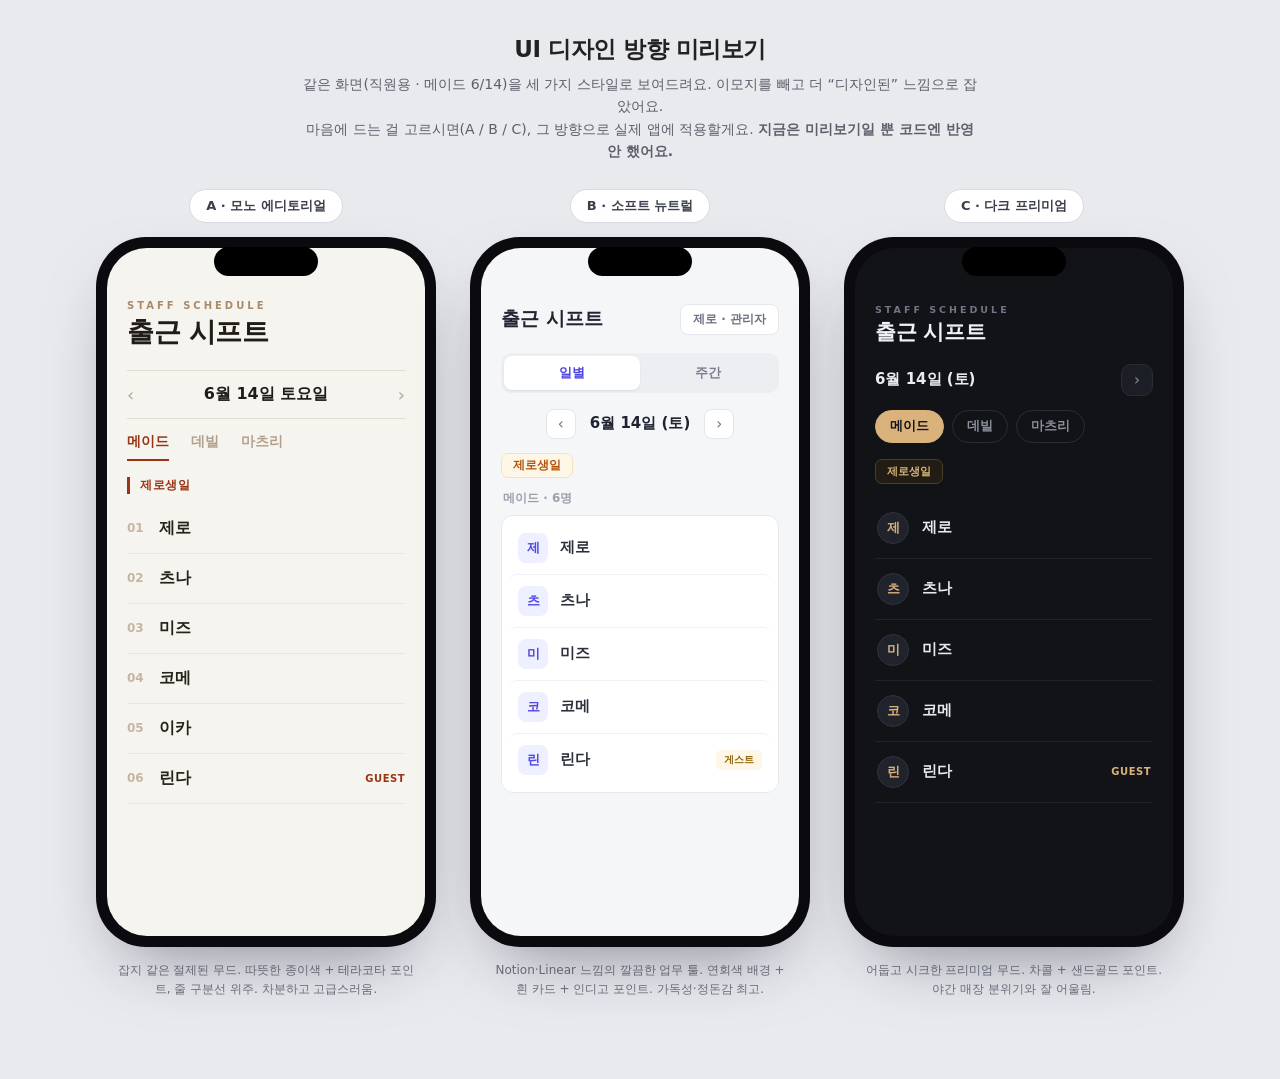
<file: design-preview.html>
<!DOCTYPE html>
<html lang="ko">
<head>
<meta charset="UTF-8" />
<meta name="viewport" content="width=device-width, initial-scale=1.0, viewport-fit=cover" />
<title>디자인 미리보기 · 출근 시프트</title>
<style>
*{margin:0;padding:0;box-sizing:border-box}
body{font-family:'Apple SD Gothic Neo','Pretendard','Noto Sans KR',-apple-system,system-ui,sans-serif;
  background:#e9eaee;color:#222;padding:34px 16px 80px;display:flex;flex-direction:column;align-items:center;gap:8px}
.lead{text-align:center;max-width:680px;margin-bottom:18px}
.lead h1{font-size:23px;font-weight:800;letter-spacing:-.5px}
.lead p{font-size:14px;color:#5b606b;margin-top:8px;line-height:1.6}
.row{display:flex;gap:34px;flex-wrap:wrap;justify-content:center;align-items:flex-start}
.col{display:flex;flex-direction:column;align-items:center;gap:14px}
.tag{font-size:13px;font-weight:800;color:#3a3f4a;background:#fff;border:1px solid #d7dae0;padding:7px 16px;border-radius:99px}
.desc{font-size:12px;color:#6b7280;max-width:300px;text-align:center;line-height:1.6}

/* phone frame */
.phone{position:relative;width:340px;height:710px;background:#0b0b0f;border-radius:50px;padding:11px;
  box-shadow:0 30px 70px -30px rgba(30,30,50,.55)}
.screen{position:relative;width:100%;height:100%;border-radius:40px;overflow:hidden}
.island{position:absolute;top:10px;left:50%;transform:translateX(-50%);width:104px;height:29px;background:#000;border-radius:99px;z-index:30}
.app{width:100%;height:100%;overflow:hidden;display:flex;flex-direction:column}
.statusbar{height:46px;flex-shrink:0}
.body{flex:1;overflow:hidden;padding:0 20px}

/* ============ A · 모노 에디토리얼 ============ */
.A{background:#f6f4ef}
.A .body{padding-top:6px}
.A .kick{font-size:10px;font-weight:800;letter-spacing:3px;color:#a98b6a;text-transform:uppercase}
.A .h{font-size:27px;font-weight:800;color:#211c17;letter-spacing:-.5px;margin-top:3px}
.A .datebar{display:flex;align-items:center;justify-content:space-between;margin:20px 0 14px;
  padding:13px 0;border-top:1px solid #e2dcd2;border-bottom:1px solid #e2dcd2}
.A .datebar .d{font-size:16px;font-weight:800;color:#211c17}
.A .datebar .nav{font-size:18px;color:#b3a591}
.A .tabs{display:flex;gap:22px;margin-bottom:6px}
.A .tabs span{font-size:14px;font-weight:700;color:#b3a08c;padding-bottom:8px}
.A .tabs span.on{color:#9a3412;border-bottom:2px solid #9a3412}
.A .evt{margin:16px 0 4px;font-size:12px;font-weight:800;color:#9a3412;letter-spacing:.5px;
  border-left:3px solid #9a3412;padding-left:10px;text-transform:uppercase}
.A .list{margin-top:10px}
.A .it{display:flex;align-items:center;gap:14px;padding:14px 0;border-bottom:1px solid #ece6da}
.A .it .no{font-size:12px;font-weight:700;color:#c4b6a2;width:18px}
.A .it .nm{font-size:16px;font-weight:600;color:#26211b;flex:1}
.A .it .gt{font-size:10px;font-weight:800;color:#9a3412;letter-spacing:.5px}

/* ============ B · 소프트 뉴트럴 ============ */
.B{background:#f5f6f8}
.B .body{padding-top:10px}
.B .top{display:flex;align-items:center;justify-content:space-between;margin-bottom:18px}
.B .h{font-size:19px;font-weight:800;color:#1f2430}
.B .who{font-size:12px;font-weight:700;color:#6b7280;background:#fff;border:1px solid #e5e7eb;padding:6px 12px;border-radius:8px}
.B .seg{display:flex;background:#eceef1;border-radius:10px;padding:3px;margin-bottom:16px}
.B .seg span{flex:1;text-align:center;font-size:13px;font-weight:700;color:#7b8090;padding:8px 0;border-radius:8px}
.B .seg span.on{background:#fff;color:#4f46e5;box-shadow:0 1px 2px rgba(20,20,40,.08)}
.B .datebar{display:flex;align-items:center;justify-content:center;gap:14px;margin-bottom:14px}
.B .datebar .d{font-size:15px;font-weight:800;color:#1f2430}
.B .datebar .nav{width:30px;height:30px;border-radius:8px;background:#fff;border:1px solid #e5e7eb;color:#6b7280;display:flex;align-items:center;justify-content:center;font-size:15px}
.B .evt{display:inline-block;font-size:11.5px;font-weight:700;color:#b45309;background:#fef6e7;border:1px solid #f6e2b8;padding:4px 11px;border-radius:7px;margin-bottom:12px}
.B .card{background:#fff;border:1px solid #e7e9ed;border-radius:12px;padding:6px 6px}
.B .it{display:flex;align-items:center;gap:12px;padding:11px 10px;border-radius:9px}
.B .it+.it{border-top:1px solid #f0f1f4}
.B .it .mono{width:30px;height:30px;border-radius:8px;background:#eef0ff;color:#4f46e5;display:flex;align-items:center;justify-content:center;font-size:13px;font-weight:800}
.B .it .nm{font-size:14.5px;font-weight:600;color:#2b303a;flex:1}
.B .it .gt{font-size:10px;font-weight:800;color:#92660d;background:#fef6e7;padding:3px 8px;border-radius:6px}

/* ============ C · 다크 프리미엄 ============ */
.C{background:#121317}
.C .body{padding-top:10px}
.C .kick{font-size:9.5px;font-weight:700;letter-spacing:3px;color:#6f7686;text-transform:uppercase}
.C .h{font-size:21px;font-weight:800;color:#f0f1f4;margin-top:3px;letter-spacing:-.3px}
.C .datebar{display:flex;align-items:center;justify-content:space-between;margin:18px 0 14px}
.C .datebar .d{font-size:15px;font-weight:800;color:#e9ebf0}
.C .datebar .nav{width:32px;height:32px;border-radius:10px;background:#1c1e25;border:1px solid #2a2d36;color:#8b919d;display:flex;align-items:center;justify-content:center;font-size:15px}
.C .tabs{display:flex;gap:8px;margin-bottom:16px}
.C .tabs span{font-size:12.5px;font-weight:700;color:#8b919d;padding:7px 14px;border-radius:99px;border:1px solid #2a2d36}
.C .tabs span.on{color:#121317;background:#d9b27c;border-color:#d9b27c}
.C .evt{display:inline-block;font-size:11px;font-weight:700;color:#d9b27c;border:1px solid #4a3f2c;background:#211d15;padding:4px 11px;border-radius:7px;margin-bottom:14px}
.C .it{display:flex;align-items:center;gap:13px;padding:14px 2px;border-bottom:1px solid #20232b}
.C .it .mono{width:32px;height:32px;border-radius:50%;background:#20232b;color:#d9b27c;display:flex;align-items:center;justify-content:center;font-size:13px;font-weight:800;border:1px solid #2f333d}
.C .it .nm{font-size:15px;font-weight:600;color:#e7e9ee;flex:1}
.C .it .gt{font-size:10px;font-weight:800;color:#d9b27c;letter-spacing:.5px}
</style>
</head>
<body>
  <div class="lead">
    <h1>UI 디자인 방향 미리보기</h1>
    <p>같은 화면(직원용 · 메이드 6/14)을 세 가지 스타일로 보여드려요. 이모지를 빼고 더 “디자인된” 느낌으로 잡았어요.<br>마음에 드는 걸 고르시면(A / B / C), 그 방향으로 실제 앱에 적용할게요. <b>지금은 미리보기일 뿐 코드엔 반영 안 했어요.</b></p>
  </div>

  <div class="row">
    <!-- A -->
    <div class="col">
      <div class="tag">A · 모노 에디토리얼</div>
      <div class="phone"><div class="island"></div><div class="screen"><div class="app A">
        <div class="statusbar"></div>
        <div class="body">
          <div class="kick">Staff Schedule</div>
          <div class="h">출근 시프트</div>
          <div class="datebar"><span class="nav">‹</span><span class="d">6월 14일 토요일</span><span class="nav">›</span></div>
          <div class="tabs"><span class="on">메이드</span><span>데빌</span><span>마츠리</span></div>
          <div class="evt">제로생일</div>
          <div class="list">
            <div class="it"><span class="no">01</span><span class="nm">제로</span></div>
            <div class="it"><span class="no">02</span><span class="nm">츠나</span></div>
            <div class="it"><span class="no">03</span><span class="nm">미즈</span></div>
            <div class="it"><span class="no">04</span><span class="nm">코메</span></div>
            <div class="it"><span class="no">05</span><span class="nm">이카</span></div>
            <div class="it"><span class="no">06</span><span class="nm">린다</span><span class="gt">GUEST</span></div>
          </div>
        </div>
      </div></div></div>
      <div class="desc">잡지 같은 절제된 무드. 따뜻한 종이색 + 테라코타 포인트, 줄 구분선 위주. 차분하고 고급스러움.</div>
    </div>

    <!-- B -->
    <div class="col">
      <div class="tag">B · 소프트 뉴트럴</div>
      <div class="phone"><div class="island"></div><div class="screen"><div class="app B">
        <div class="statusbar"></div>
        <div class="body">
          <div class="top"><span class="h">출근 시프트</span><span class="who">제로 · 관리자</span></div>
          <div class="seg"><span class="on">일별</span><span>주간</span></div>
          <div class="datebar"><span class="nav">‹</span><span class="d">6월 14일 (토)</span><span class="nav">›</span></div>
          <div class="evt">제로생일</div>
          <div style="font-size:12px;font-weight:700;color:#9aa0ab;margin:0 2px 8px">메이드 · 6명</div>
          <div class="card">
            <div class="it"><span class="mono">제</span><span class="nm">제로</span></div>
            <div class="it"><span class="mono">츠</span><span class="nm">츠나</span></div>
            <div class="it"><span class="mono">미</span><span class="nm">미즈</span></div>
            <div class="it"><span class="mono">코</span><span class="nm">코메</span></div>
            <div class="it"><span class="mono">린</span><span class="nm">린다</span><span class="gt">게스트</span></div>
          </div>
        </div>
      </div></div></div>
      <div class="desc">Notion·Linear 느낌의 깔끔한 업무 툴. 연회색 배경 + 흰 카드 + 인디고 포인트. 가독성·정돈감 최고.</div>
    </div>

    <!-- C -->
    <div class="col">
      <div class="tag">C · 다크 프리미엄</div>
      <div class="phone"><div class="island"></div><div class="screen"><div class="app C">
        <div class="statusbar"></div>
        <div class="body">
          <div class="kick">Staff Schedule</div>
          <div class="h">출근 시프트</div>
          <div class="datebar"><span class="d">6월 14일 (토)</span><span class="nav">›</span></div>
          <div class="tabs"><span class="on">메이드</span><span>데빌</span><span>마츠리</span></div>
          <div class="evt">제로생일</div>
          <div>
            <div class="it"><span class="mono">제</span><span class="nm">제로</span></div>
            <div class="it"><span class="mono">츠</span><span class="nm">츠나</span></div>
            <div class="it"><span class="mono">미</span><span class="nm">미즈</span></div>
            <div class="it"><span class="mono">코</span><span class="nm">코메</span></div>
            <div class="it"><span class="mono">린</span><span class="nm">린다</span><span class="gt">GUEST</span></div>
          </div>
        </div>
      </div></div></div>
      <div class="desc">어둡고 시크한 프리미엄 무드. 차콜 + 샌드골드 포인트. 야간 매장 분위기와 잘 어울림.</div>
    </div>
  </div>
</body>
</html>
</file>
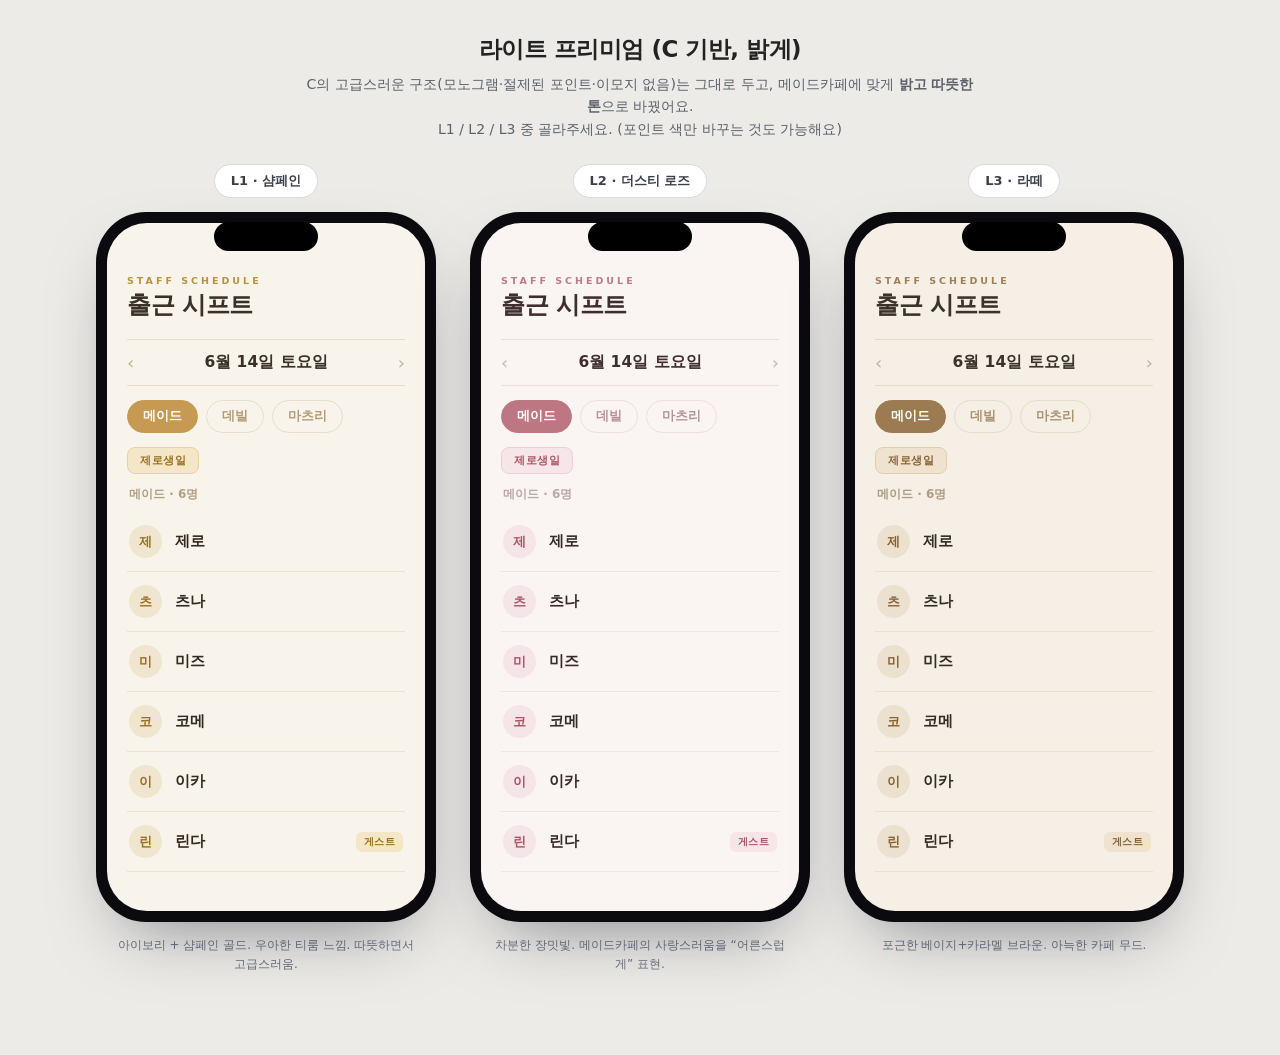
<file: design-preview2.html>
<!DOCTYPE html>
<html lang="ko">
<head>
<meta charset="UTF-8" />
<meta name="viewport" content="width=device-width, initial-scale=1.0, viewport-fit=cover" />
<title>디자인 미리보기 2 · 라이트 프리미엄</title>
<style>
*{margin:0;padding:0;box-sizing:border-box}
body{font-family:'Apple SD Gothic Neo','Pretendard','Noto Sans KR',-apple-system,system-ui,sans-serif;
  background:#ecebe7;color:#222;padding:34px 16px 80px;display:flex;flex-direction:column;align-items:center}
.lead{text-align:center;max-width:680px;margin-bottom:24px}
.lead h1{font-size:23px;font-weight:800;letter-spacing:-.5px}
.lead p{font-size:14px;color:#5b606b;margin-top:8px;line-height:1.6}
.row{display:flex;gap:34px;flex-wrap:wrap;justify-content:center;align-items:flex-start}
.col{display:flex;flex-direction:column;align-items:center;gap:14px}
.tag{font-size:13px;font-weight:800;color:#3a3f4a;background:#fff;border:1px solid #d7dae0;padding:7px 16px;border-radius:99px}
.desc{font-size:12px;color:#6b7280;max-width:300px;text-align:center;line-height:1.6}

.phone{position:relative;width:340px;height:710px;background:#0b0b0f;border-radius:50px;padding:11px;
  box-shadow:0 30px 70px -30px rgba(30,30,50,.55)}
.screen{position:relative;width:100%;height:100%;border-radius:40px;overflow:hidden}
.island{position:absolute;top:10px;left:50%;transform:translateX(-50%);width:104px;height:29px;background:#000;border-radius:99px;z-index:30}
.app{width:100%;height:100%;overflow:hidden;display:flex;flex-direction:column}
.statusbar{height:46px;flex-shrink:0}
.body{flex:1;overflow:hidden;padding:6px 20px 0}

/* 공통 레이아웃 (색만 변수로) */
.app .kick{font-size:9.5px;font-weight:800;letter-spacing:3px;text-transform:uppercase}
.app .h{font-size:24px;font-weight:800;letter-spacing:-.4px;margin-top:3px}
.app .datebar{display:flex;align-items:center;justify-content:space-between;margin:18px 0 14px;padding:12px 0;border-top:1px solid;border-bottom:1px solid}
.app .datebar .d{font-size:15.5px;font-weight:800}
.app .datebar .nav{font-size:18px}
.app .tabs{display:flex;gap:8px;margin-bottom:14px}
.app .tabs span{font-size:12.5px;font-weight:700;padding:7px 15px;border-radius:99px;border:1px solid transparent}
.app .evt{display:inline-block;font-size:11px;font-weight:800;letter-spacing:.5px;padding:5px 12px;border-radius:8px;margin-bottom:12px}
.app .cnt{font-size:12px;font-weight:700;margin:0 2px 9px}
.app .it{display:flex;align-items:center;gap:13px;padding:13px 2px;border-bottom:1px solid}
.app .it .mono{width:33px;height:33px;border-radius:50%;display:flex;align-items:center;justify-content:center;font-size:13px;font-weight:800}
.app .it .nm{font-size:15px;font-weight:600;flex:1}
.app .it .gt{font-size:10px;font-weight:800;letter-spacing:.5px;padding:3px 8px;border-radius:6px}

/* L1 샴페인 */
.L1{background:#f8f4ec}
.L1 .kick{color:#b8923f}
.L1 .h{color:#3a3026}
.L1 .datebar{border-color:#e7ddc9}.L1 .datebar .d{color:#3a3026}.L1 .datebar .nav{color:#c3b291}
.L1 .tabs span{color:#b09a72;border-color:#e7ddc9}
.L1 .tabs span.on{background:#c69a52;color:#fff;border-color:#c69a52}
.L1 .evt{color:#9a6f1e;background:#f3e7c8;border:1px solid #e8d39a}
.L1 .cnt{color:#b0a081}
.L1 .it{border-color:#ece2cf}
.L1 .it .mono{background:#f0e6cf;color:#9a6f1e}
.L1 .it .nm{color:#34291f}
.L1 .it .gt{color:#9a6f1e;background:#f3e7c8}

/* L2 더스티 로즈 */
.L2{background:#faf4f3}
.L2 .kick{color:#bb7c86}
.L2 .h{color:#3f2e30}
.L2 .datebar{border-color:#efdedf}.L2 .datebar .d{color:#3f2e30}.L2 .datebar .nav{color:#cdb2b5}
.L2 .tabs span{color:#b5919a;border-color:#efdedf}
.L2 .tabs span.on{background:#bd7783;color:#fff;border-color:#bd7783}
.L2 .evt{color:#a85565;background:#f7e6e9;border:1px solid #eecdd3}
.L2 .cnt{color:#bba6a8}
.L2 .it{border-color:#f0e3e4}
.L2 .it .mono{background:#f5e5e8;color:#a85565}
.L2 .it .nm{color:#382a2b}
.L2 .it .gt{color:#a85565;background:#f7e6e9}

/* L3 라떼 */
.L3{background:#f5efe6}
.L3 .kick{color:#a07f55}
.L3 .h{color:#3b332a}
.L3 .datebar{border-color:#e6dccb}.L3 .datebar .d{color:#3b332a}.L3 .datebar .nav{color:#c0b099}
.L3 .tabs span{color:#a8916f;border-color:#e6dccb}
.L3 .tabs span.on{background:#9c7a52;color:#fff;border-color:#9c7a52}
.L3 .evt{color:#876132;background:#efe3d0;border:1px solid #e0cdaf}
.L3 .cnt{color:#ad9c83}
.L3 .it{border-color:#eae0d0}
.L3 .it .mono{background:#ece1cf;color:#876132}
.L3 .it .nm{color:#352d23}
.L3 .it .gt{color:#876132;background:#efe3d0}
</style>
</head>
<body>
  <div class="lead">
    <h1>라이트 프리미엄 (C 기반, 밝게)</h1>
    <p>C의 고급스러운 구조(모노그램·절제된 포인트·이모지 없음)는 그대로 두고, 메이드카페에 맞게 <b>밝고 따뜻한 톤</b>으로 바꿨어요.<br>L1 / L2 / L3 중 골라주세요. (포인트 색만 바꾸는 것도 가능해요)</p>
  </div>

  <div class="row" id="row"></div>

<script>
const item=(m,n,g)=>`<div class="it"><span class="mono">${m}</span><span class="nm">${n}</span>${g?'<span class="gt">게스트</span>':''}</div>`;
const inner = `
  <div class="statusbar"></div>
  <div class="body">
    <div class="kick">Staff Schedule</div>
    <div class="h">출근 시프트</div>
    <div class="datebar"><span class="nav">‹</span><span class="d">6월 14일 토요일</span><span class="nav">›</span></div>
    <div class="tabs"><span class="on">메이드</span><span>데빌</span><span>마츠리</span></div>
    <div class="evt">제로생일</div>
    <div class="cnt">메이드 · 6명</div>
    ${item('제','제로')}${item('츠','츠나')}${item('미','미즈')}${item('코','코메')}${item('이','이카')}${item('린','린다',1)}
  </div>`;
const opts=[
  ['L1','L1 · 샴페인','아이보리 + 샴페인 골드. 우아한 티룸 느낌. 따뜻하면서 고급스러움.'],
  ['L2','L2 · 더스티 로즈','차분한 장밋빛. 메이드카페의 사랑스러움을 “어른스럽게” 표현.'],
  ['L3','L3 · 라떼','포근한 베이지+카라멜 브라운. 아늑한 카페 무드.'],
];
document.getElementById('row').innerHTML = opts.map(([cls,tag,desc])=>`
  <div class="col">
    <div class="tag">${tag}</div>
    <div class="phone"><div class="island"></div><div class="screen"><div class="app ${cls}">${inner}</div></div></div>
    <div class="desc">${desc}</div>
  </div>`).join('');
</script>
</body>
</html>
</file>
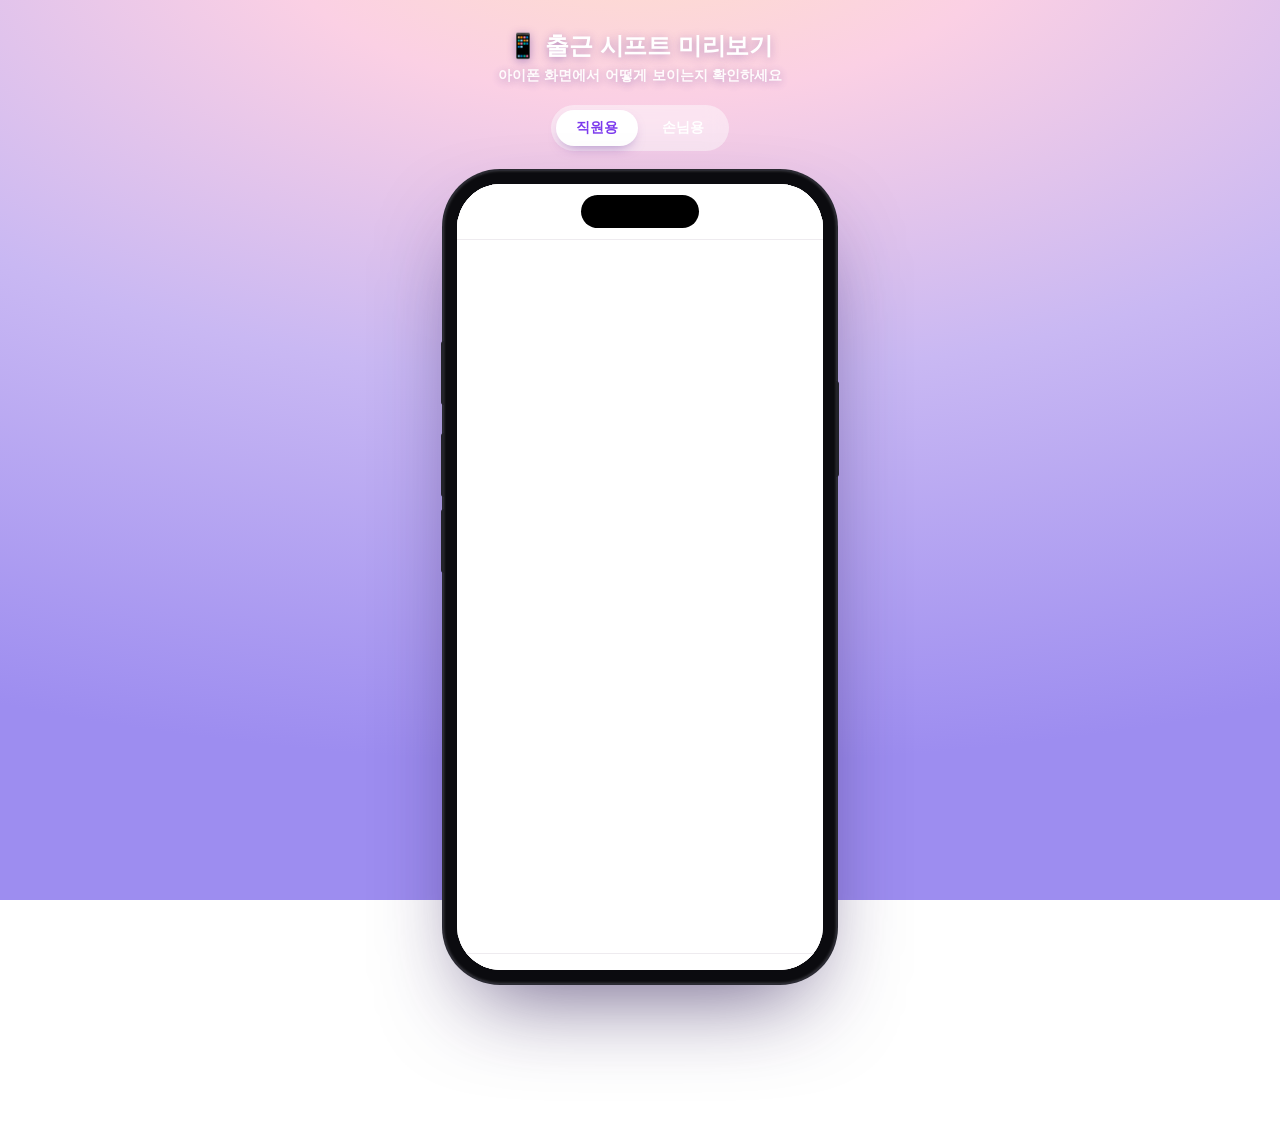
<file: mockup.html>
<!DOCTYPE html>
<html lang="ko">
<head>
<meta charset="UTF-8" />
<meta name="viewport" content="width=device-width, initial-scale=1.0, viewport-fit=cover" />
<title>출근 시프트 · 미리보기</title>
<style>
*{margin:0;padding:0;box-sizing:border-box}
body{
  min-height:100vh;display:flex;flex-direction:column;align-items:center;gap:20px;
  padding:30px 16px 60px;
  font-family:'Apple SD Gothic Neo','Pretendard','Noto Sans KR',-apple-system,system-ui,sans-serif;
  background:radial-gradient(135% 95% at 50% -10%, #ffe1c9 0%, #fbd0e4 22%, #c9b8f3 55%, #9d8df0 100%);
  background-attachment:fixed;
}
.title{color:#fff;text-align:center;text-shadow:0 2px 10px rgba(80,40,150,.4)}
.title h1{font-size:24px;font-weight:900;letter-spacing:-.5px}
.title p{font-size:13.5px;font-weight:600;opacity:.92;margin-top:5px}

/* 화면 전환 토글 */
.seg{display:inline-flex;background:rgba(255,255,255,.45);border-radius:99px;padding:5px;gap:4px;backdrop-filter:blur(10px)}
.seg button{border:none;cursor:pointer;font-family:inherit;font-weight:800;font-size:13.5px;padding:9px 20px;border-radius:99px;background:none;color:#fff;transition:.15s}
.seg button.on{background:#fff;color:#7c3aed;box-shadow:0 6px 14px -7px rgba(80,40,150,.6)}

/* 아이폰 프레임 */
.phone{
  position:relative;
  width:392px;height:812px;
  background:#0b0b0f;
  border-radius:56px;
  padding:13px;
  box-shadow:0 0 0 2px #2a2a32, 0 40px 90px -30px rgba(40,20,80,.7), inset 0 0 3px rgba(255,255,255,.2);
  flex-shrink:0;
}
/* 측면 버튼 */
.phone::before{content:"";position:absolute;left:-3px;top:170px;width:3px;height:64px;background:#23232a;border-radius:3px 0 0 3px;box-shadow:0 92px 0 #23232a,0 168px 0 #23232a}
.phone::after{content:"";position:absolute;right:-3px;top:210px;width:3px;height:96px;background:#23232a;border-radius:0 3px 3px 0}
.screen{position:relative;width:100%;height:100%;border-radius:44px;overflow:hidden;background:#fff}
/* 다이내믹 아일랜드 */
.island{position:absolute;top:11px;left:50%;transform:translateX(-50%);width:118px;height:33px;background:#000;border-radius:99px;z-index:10;pointer-events:none}
.screen iframe{width:100%;height:100%;border:none;display:block}

.hint{color:rgba(255,255,255,.85);font-size:12.5px;font-weight:600;text-align:center;max-width:360px;line-height:1.6}
.hint a{color:#fff;font-weight:800}

@media (max-width:440px){
  .phone{transform:scale(.82);transform-origin:top center;margin-bottom:-150px}
}
</style>
</head>
<body>
  <div class="title">
    <h1>📱 출근 시프트 미리보기</h1>
    <p>아이폰 화면에서 어떻게 보이는지 확인하세요</p>
  </div>

  <div class="seg" id="seg">
    <button class="on" data-src="staff.html">직원용</button>
    <button data-src="index.html">손님용</button>
  </div>

  <div class="phone">
    <div class="screen">
      <div class="island"></div>
      <iframe id="frame" src="staff.html" title="출근 시프트"></iframe>
    </div>
  </div>

  <div class="hint">
    실제 동작하는 화면이에요. 로그인·신청·관리 모두 그대로 작동합니다.<br>
    실제 폰에서 열려면 <a href="staff.html">직원용 페이지 바로가기 →</a>
  </div>

<script>
  const seg=document.getElementById('seg'), frame=document.getElementById('frame');
  seg.querySelectorAll('button').forEach(b=>b.onclick=()=>{
    seg.querySelectorAll('button').forEach(x=>x.classList.toggle('on',x===b));
    frame.src=b.dataset.src;
  });
</script>
</body>
</html>
</file>
